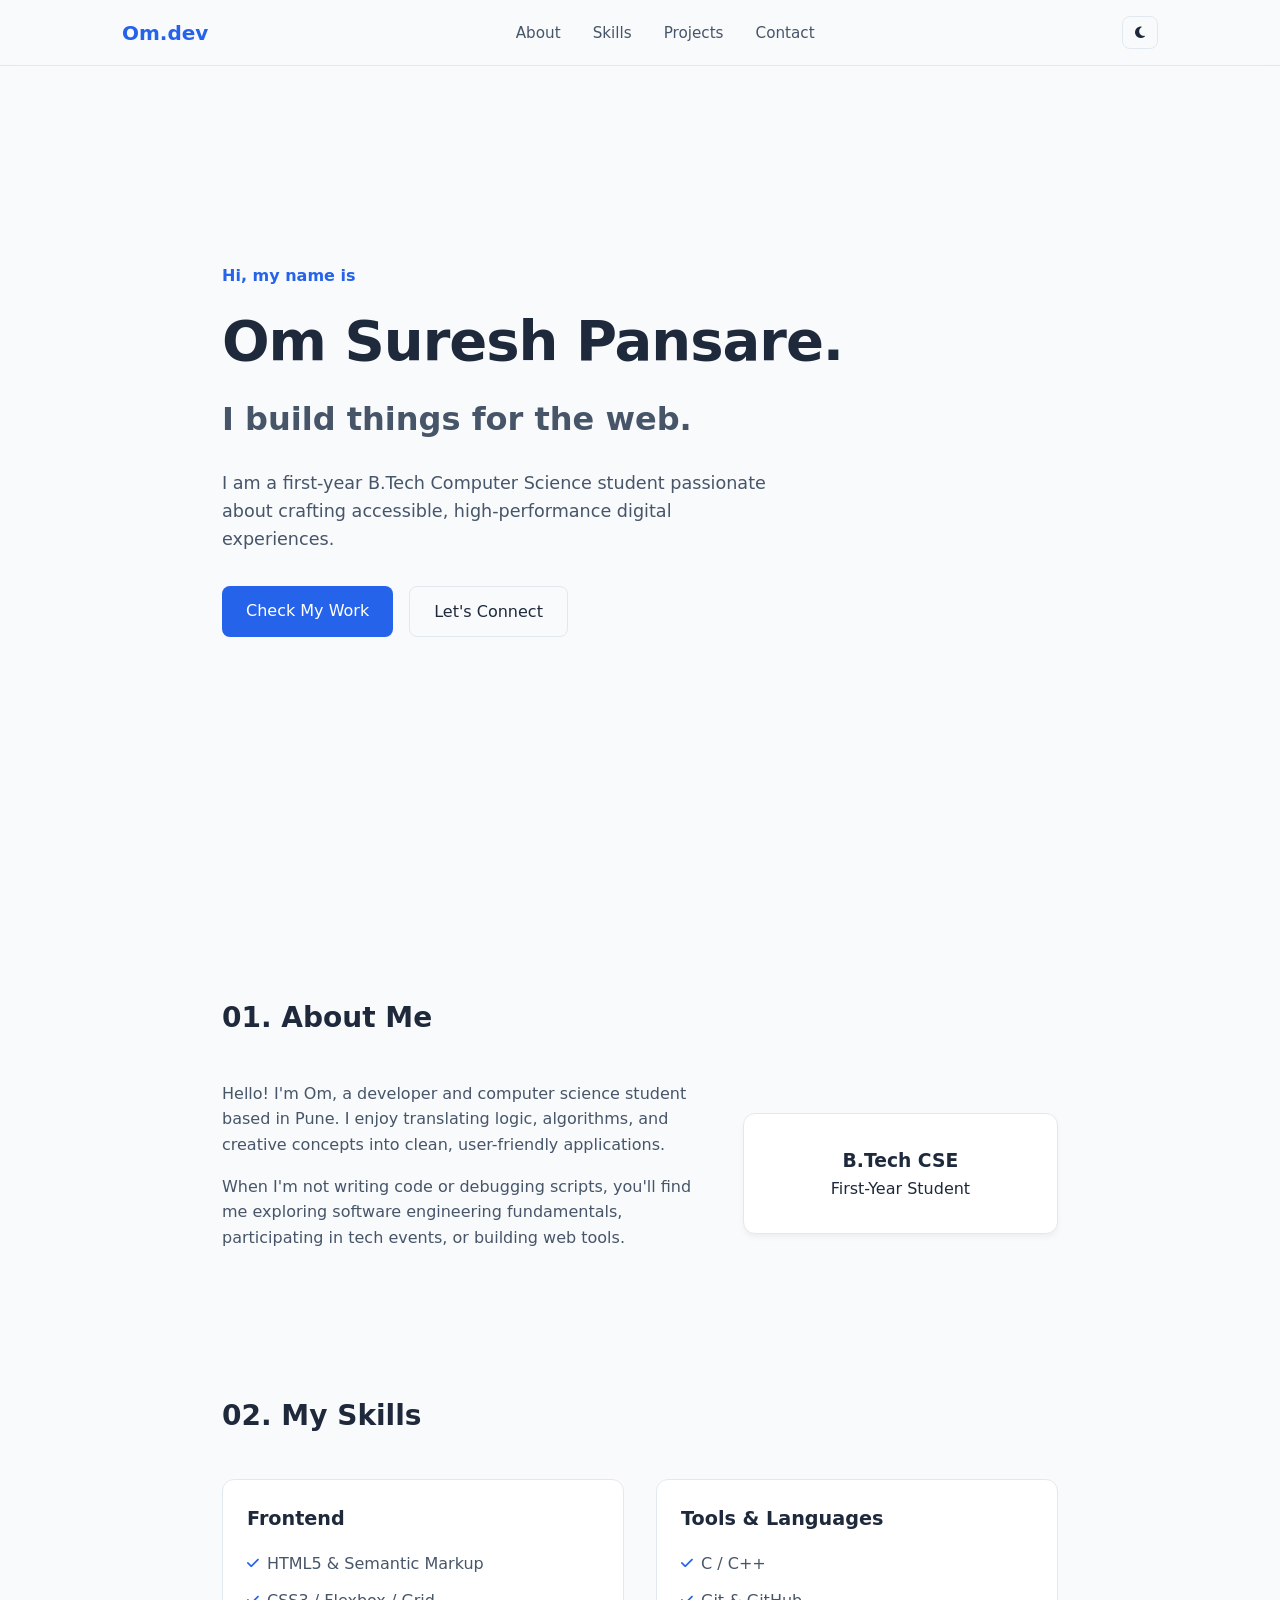
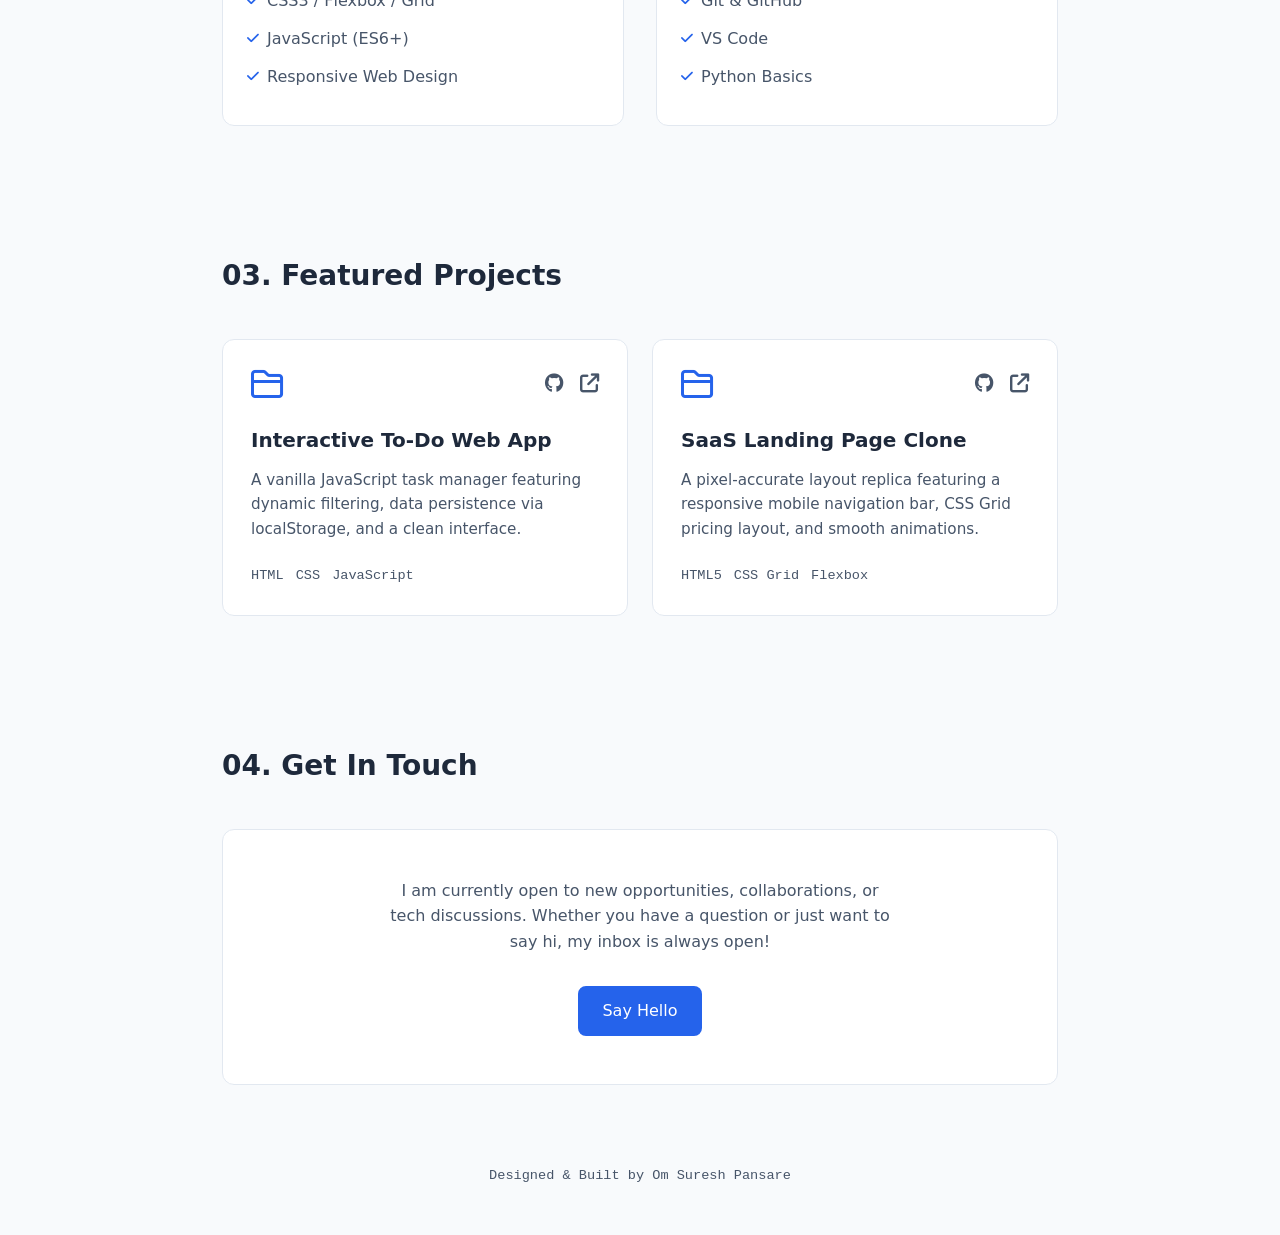
<file: portfolio/index.html>
<!DOCTYPE html>
<html lang="en">
<head>
    <meta charset="UTF-8">
    <meta name="viewport" content="width=device-width, initial-scale=1.0">
    <title>Om Pansare | Computer Science Student & Developer</title>
    <link rel="stylesheet" href="style.css">
    <!-- FontAwesome for clean icons -->
    <link rel="stylesheet" href="https://cdnjs.cloudflare.com/ajax/libs/font-awesome/6.4.0/css/all.min.css">
</head>
<body>

    <!-- Header & Navigation -->
    <header>
        <nav class="navbar" aria-label="Main Navigation">
            <a href="#" class="logo">Om.dev</a>
            <ul class="nav-links">
                <li><a href="#about">About</a></li>
                <li><a href="#skills">Skills</a></li>
                <li><a href="#projects">Projects</a></li>
                <li><a href="#contact">Contact</a></li>
            </ul>
            <div class="nav-actions">
                <button id="theme-toggle" aria-label="Toggle light and dark mode">
                    <i class="fa-solid fa-moon"></i>
                </button>
                <button class="menu-btn" aria-label="Open mobile menu">
                    <i class="fa-solid fa-bars"></i>
                </button>
            </div>
        </nav>
    </header>

    <main>
        <!-- Hero Section -->
        <section id="hero" class="hero-section">
            <div class="hero-content">
                <span class="greeting">Hi, my name is</span>
                <h1>Om Suresh Pansare.</h1>
                <h2>I build things for the web.</h2>
                <p>I am a first-year B.Tech Computer Science student passionate about crafting accessible, high-performance digital experiences.</p>
                <div class="hero-buttons">
                    <a href="#projects" class="btn primary-btn">Check My Work</a>
                    <a href="#contact" class="btn secondary-btn">Let's Connect</a>
                </div>
            </div>
        </section>

        <!-- About Section -->
        <section id="about" class="section">
            <h2 class="section-title">01. About Me</h2>
            <div class="about-grid">
                <div class="about-text">
                    <p>Hello! I'm Om, a developer and computer science student based in Pune. I enjoy translating logic, algorithms, and creative concepts into clean, user-friendly applications.</p>
                    <p>When I'm not writing code or debugging scripts, you'll find me exploring software engineering fundamentals, participating in tech events, or building web tools.</p>
                </div>
                <div class="about-card">
                    <div class="card-glow"></div>
                    <div class="stat-box">
                        <h3>B.Tech CSE</h3>
                        <p>First-Year Student</p>
                    </div>
                </div>
            </div>
        </section>

        <!-- Skills Section -->
        <section id="skills" class="section">
            <h2 class="section-title">02. My Skills</h2>
            <div class="skills-grid">
                <div class="skill-category">
                    <h3>Frontend</h3>
                    <ul>
                        <li><i class="fa-solid fa-check"></i> HTML5 & Semantic Markup</li>
                        <li><i class="fa-solid fa-check"></i> CSS3 / Flexbox / Grid</li>
                        <li><i class="fa-solid fa-check"></i> JavaScript (ES6+)</li>
                        <li><i class="fa-solid fa-check"></i> Responsive Web Design</li>
                    </ul>
                </div>
                <div class="skill-category">
                    <h3>Tools & Languages</h3>
                    <ul>
                        <li><i class="fa-solid fa-check"></i> C / C++</li>
                        <li><i class="fa-solid fa-check"></i> Git & GitHub</li>
                        <li><i class="fa-solid fa-check"></i> VS Code</li>
                        <li><i class="fa-solid fa-check"></i> Python Basics</li>
                    </ul>
                </div>
            </div>
        </section>

        <!-- Projects Section -->
        <section id="projects" class="section">
            <h2 class="section-title">03. Featured Projects</h2>
            <div class="projects-grid">
                <article class="project-card">
                    <div class="project-header">
                        <i class="fa-regular fa-folder-closed folder-icon"></i>
                        <div class="project-links">
                            <a href="#" aria-label="GitHub Repository"><i class="fa-brands fa-github"></i></a>
                            <a href="#" aria-label="Live Demo"><i class="fa-solid fa-arrow-up-right-from-square"></i></a>
                        </div>
                    </div>
                    <h3>Interactive To-Do Web App</h3>
                    <p>A vanilla JavaScript task manager featuring dynamic filtering, data persistence via localStorage, and a clean interface.</p>
                    <div class="project-tech">
                        <span>HTML</span>
                        <span>CSS</span>
                        <span>JavaScript</span>
                    </div>
                </article>

                <article class="project-card">
                    <div class="project-header">
                        <i class="fa-regular fa-folder-closed folder-icon"></i>
                        <div class="project-links">
                            <a href="#" aria-label="GitHub Repository"><i class="fa-brands fa-github"></i></a>
                            <a href="#" aria-label="Live Demo"><i class="fa-solid fa-arrow-up-right-from-square"></i></a>
                        </div>
                    </div>
                    <h3>SaaS Landing Page Clone</h3>
                    <p>A pixel-accurate layout replica featuring a responsive mobile navigation bar, CSS Grid pricing layout, and smooth animations.</p>
                    <div class="project-tech">
                        <span>HTML5</span>
                        <span>CSS Grid</span>
                        <span>Flexbox</span>
                    </div>
                </article>
            </div>
        </section>

        <!-- Contact Section -->
        <section id="contact" class="section">
            <h2 class="section-title">04. Get In Touch</h2>
            <div class="contact-container">
                <p>I am currently open to new opportunities, collaborations, or tech discussions. Whether you have a question or just want to say hi, my inbox is always open!</p>
                <a href="mailto:om@example.com" class="btn primary-btn">Say Hello</a>
            </div>
        </section>
    </main>

    <!-- Footer -->
    <footer>
        <p>Designed & Built by Om Suresh Pansare</p>
    </footer>

    <script src="script.js"></script>
</body>
</html>
</file>
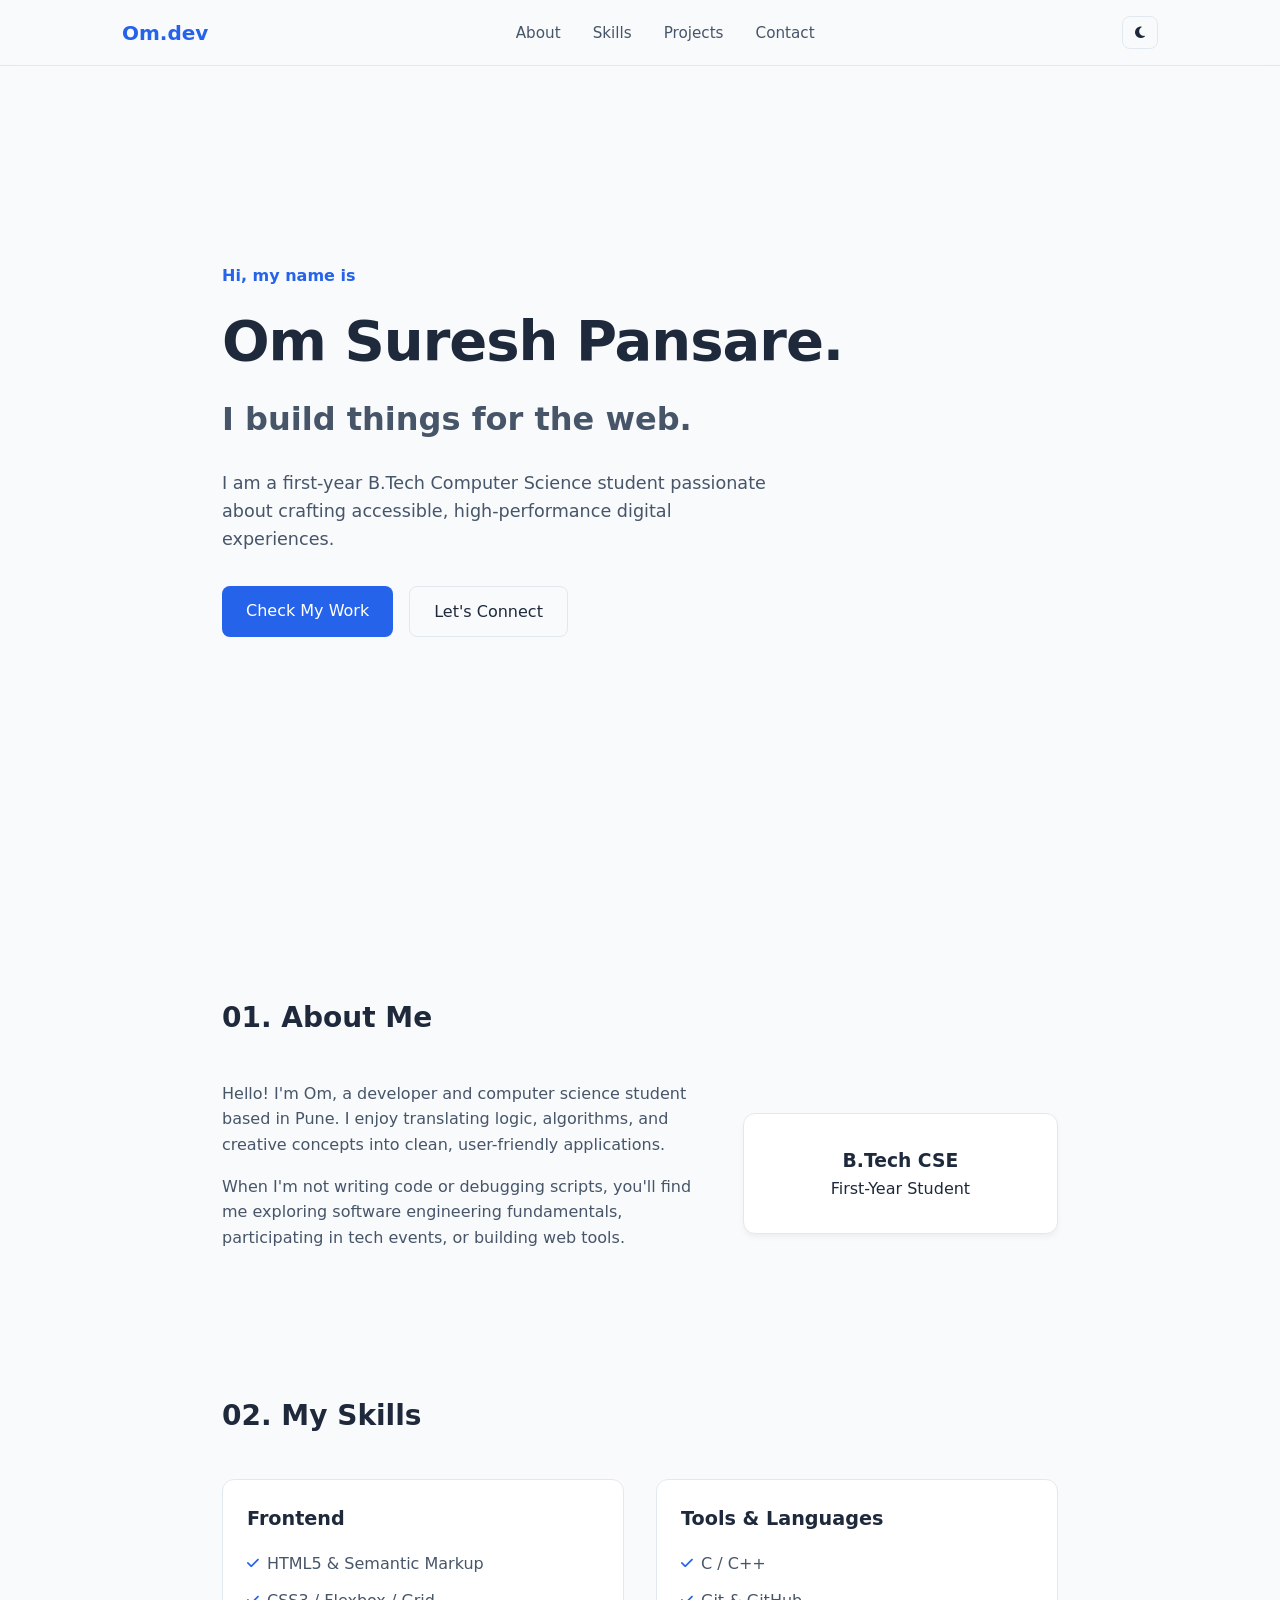
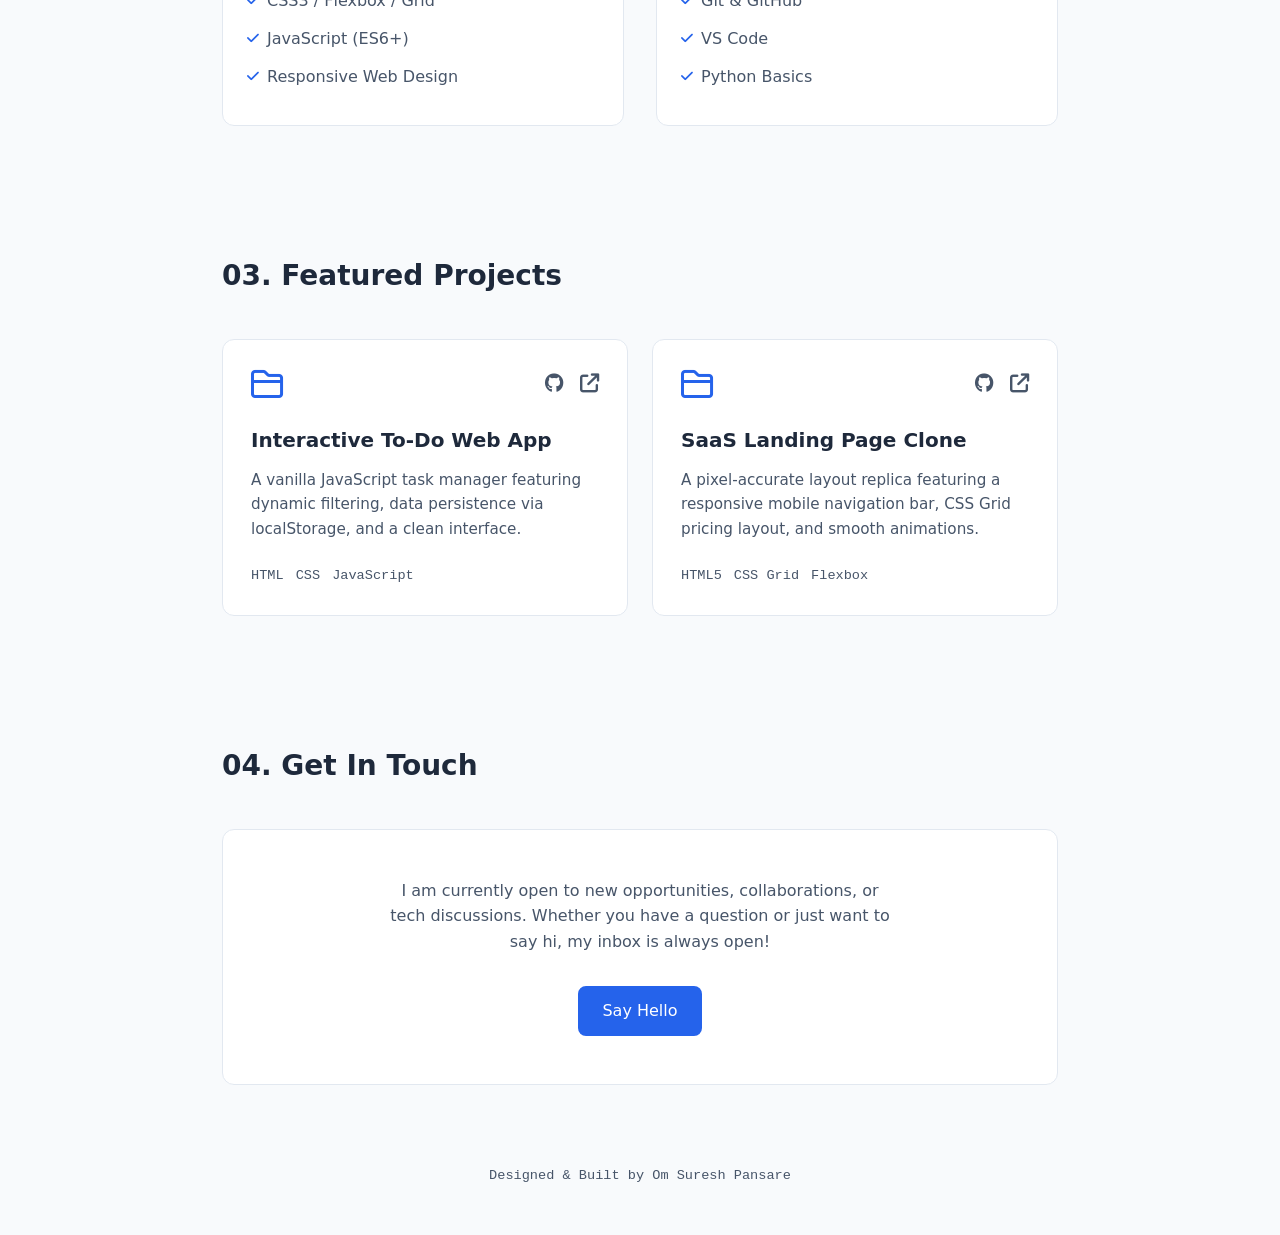
<file: portfolio/index.html.html>
<!DOCTYPE html>
<html lang="en">
<head>
    <meta charset="UTF-8">
    <meta name="viewport" content="width=device-width, initial-scale=1.0">
    <title>Om Pansare | Computer Science Student & Developer</title>
    <link rel="stylesheet" href="style.css">
    <!-- FontAwesome for clean icons -->
    <link rel="stylesheet" href="https://cdnjs.cloudflare.com/ajax/libs/font-awesome/6.4.0/css/all.min.css">
</head>
<body>

    <!-- Header & Navigation -->
    <header>
        <nav class="navbar" aria-label="Main Navigation">
            <a href="#" class="logo">Om.dev</a>
            <ul class="nav-links">
                <li><a href="#about">About</a></li>
                <li><a href="#skills">Skills</a></li>
                <li><a href="#projects">Projects</a></li>
                <li><a href="#contact">Contact</a></li>
            </ul>
            <div class="nav-actions">
                <button id="theme-toggle" aria-label="Toggle light and dark mode">
                    <i class="fa-solid fa-moon"></i>
                </button>
                <button class="menu-btn" aria-label="Open mobile menu">
                    <i class="fa-solid fa-bars"></i>
                </button>
            </div>
        </nav>
    </header>

    <main>
        <!-- Hero Section -->
        <section id="hero" class="hero-section">
            <div class="hero-content">
                <span class="greeting">Hi, my name is</span>
                <h1>Om Suresh Pansare.</h1>
                <h2>I build things for the web.</h2>
                <p>I am a first-year B.Tech Computer Science student passionate about crafting accessible, high-performance digital experiences.</p>
                <div class="hero-buttons">
                    <a href="#projects" class="btn primary-btn">Check My Work</a>
                    <a href="#contact" class="btn secondary-btn">Let's Connect</a>
                </div>
            </div>
        </section>

        <!-- About Section -->
        <section id="about" class="section">
            <h2 class="section-title">01. About Me</h2>
            <div class="about-grid">
                <div class="about-text">
                    <p>Hello! I'm Om, a developer and computer science student based in Pune. I enjoy translating logic, algorithms, and creative concepts into clean, user-friendly applications.</p>
                    <p>When I'm not writing code or debugging scripts, you'll find me exploring software engineering fundamentals, participating in tech events, or building web tools.</p>
                </div>
                <div class="about-card">
                    <div class="card-glow"></div>
                    <div class="stat-box">
                        <h3>B.Tech CSE</h3>
                        <p>First-Year Student</p>
                    </div>
                </div>
            </div>
        </section>

        <!-- Skills Section -->
        <section id="skills" class="section">
            <h2 class="section-title">02. My Skills</h2>
            <div class="skills-grid">
                <div class="skill-category">
                    <h3>Frontend</h3>
                    <ul>
                        <li><i class="fa-solid fa-check"></i> HTML5 & Semantic Markup</li>
                        <li><i class="fa-solid fa-check"></i> CSS3 / Flexbox / Grid</li>
                        <li><i class="fa-solid fa-check"></i> JavaScript (ES6+)</li>
                        <li><i class="fa-solid fa-check"></i> Responsive Web Design</li>
                    </ul>
                </div>
                <div class="skill-category">
                    <h3>Tools & Languages</h3>
                    <ul>
                        <li><i class="fa-solid fa-check"></i> C / C++</li>
                        <li><i class="fa-solid fa-check"></i> Git & GitHub</li>
                        <li><i class="fa-solid fa-check"></i> VS Code</li>
                        <li><i class="fa-solid fa-check"></i> Python Basics</li>
                    </ul>
                </div>
            </div>
        </section>

        <!-- Projects Section -->
        <section id="projects" class="section">
            <h2 class="section-title">03. Featured Projects</h2>
            <div class="projects-grid">
                <article class="project-card">
                    <div class="project-header">
                        <i class="fa-regular fa-folder-closed folder-icon"></i>
                        <div class="project-links">
                            <a href="#" aria-label="GitHub Repository"><i class="fa-brands fa-github"></i></a>
                            <a href="#" aria-label="Live Demo"><i class="fa-solid fa-arrow-up-right-from-square"></i></a>
                        </div>
                    </div>
                    <h3>Interactive To-Do Web App</h3>
                    <p>A vanilla JavaScript task manager featuring dynamic filtering, data persistence via localStorage, and a clean interface.</p>
                    <div class="project-tech">
                        <span>HTML</span>
                        <span>CSS</span>
                        <span>JavaScript</span>
                    </div>
                </article>

                <article class="project-card">
                    <div class="project-header">
                        <i class="fa-regular fa-folder-closed folder-icon"></i>
                        <div class="project-links">
                            <a href="#" aria-label="GitHub Repository"><i class="fa-brands fa-github"></i></a>
                            <a href="#" aria-label="Live Demo"><i class="fa-solid fa-arrow-up-right-from-square"></i></a>
                        </div>
                    </div>
                    <h3>SaaS Landing Page Clone</h3>
                    <p>A pixel-accurate layout replica featuring a responsive mobile navigation bar, CSS Grid pricing layout, and smooth animations.</p>
                    <div class="project-tech">
                        <span>HTML5</span>
                        <span>CSS Grid</span>
                        <span>Flexbox</span>
                    </div>
                </article>
            </div>
        </section>

        <!-- Contact Section -->
        <section id="contact" class="section">
            <h2 class="section-title">04. Get In Touch</h2>
            <div class="contact-container">
                <p>I am currently open to new opportunities, collaborations, or tech discussions. Whether you have a question or just want to say hi, my inbox is always open!</p>
                <a href="mailto:om@example.com" class="btn primary-btn">Say Hello</a>
            </div>
        </section>
    </main>

    <!-- Footer -->
    <footer>
        <p>Designed & Built by Om Suresh Pansare</p>
    </footer>

    <script src="script.js"></script>
</body>
</html>
</file>
<file: portfolio/style.css>
/* CSS Variables & Theming */
:root {
    --bg-color: #f8fafc;
    --text-primary: #1e293b;
    --text-secondary: #475569;
    --accent-color: #2563eb;
    --card-bg: #ffffff;
    --border-color: #e2e8f0;
    --nav-bg: rgba(248, 250, 252, 0.85);
    --transition: all 0.3s ease;
}

[data-theme="dark"] {
    --bg-color: #0f172a;
    --text-primary: #f8fafc;
    --text-secondary: #94a3b8;
    --accent-color: #38bdf8;
    --card-bg: #1e293b;
    --border-color: #334155;
    --nav-bg: rgba(15, 23, 42, 0.85);
}

/* Reset & Base Styles */
* {
    margin: 0;
    padding: 0;
    box-sizing: border-box;
    scroll-behavior: smooth;
}

body {
    font-family: system-ui, -apple-system, BlinkMacSystemFont, 'Segoe UI', Roboto, sans-serif;
    background-color: var(--bg-color);
    color: var(--text-primary);
    line-height: 1.6;
    transition: var(--transition);
}

/* Animation 1: Fade In on Page Load */
@keyframes fadeIn {
    from {
        opacity: 0;
        transform: translateY(15px);
    }
    to {
        opacity: 1;
        transform: translateY(0);
    }
}

main > section {
    animation: fadeIn 0.8s ease-out forwards;
}

/* Navbar */
header {
    position: fixed;
    top: 0;
    left: 0;
    width: 100%;
    background-color: var(--nav-bg);
    backdrop-filter: blur(10px);
    z-index: 1000;
    border-bottom: 1px solid var(--border-color);
}

.navbar {
    max-width: 1100px;
    margin: 0 auto;
    padding: 1rem 2rem;
    display: flex;
    justify-content: space-between;
    align-items: center;
}

.logo {
    font-weight: 700;
    font-size: 1.25rem;
    color: var(--accent-color);
    text-decoration: none;
}

.nav-links {
    list-style: none;
    display: flex;
    gap: 2rem;
}

.nav-links a {
    text-decoration: none;
    color: var(--text-secondary);
    font-size: 0.95rem;
    font-weight: 500;
    transition: var(--transition);
}

.nav-links a:hover {
    color: var(--accent-color);
}

.nav-actions {
    display: flex;
    gap: 1rem;
    align-items: center;
}

#theme-toggle, .menu-btn {
    background: none;
    border: 1px solid var(--border-color);
    color: var(--text-primary);
    padding: 0.5rem 0.75rem;
    border-radius: 8px;
    cursor: pointer;
    transition: var(--transition);
}

#theme-toggle:hover, .menu-btn:hover {
    border-color: var(--accent-color);
    color: var(--accent-color);
}

.menu-btn {
    display: none;
}

/* Sections Layout */
.section {
    max-width: 900px;
    margin: 0 auto;
    padding: 6rem 2rem 2rem 2rem;
}

.section-title {
    font-size: 1.75rem;
    margin-bottom: 2.5rem;
    display: flex;
    align-items: center;
    gap: 1rem;
}

/* Hero Section */
.hero-section {
    min-height: 100vh;
    display: flex;
    align-items: center;
    max-width: 900px;
    margin: 0 auto;
    padding: 0 2rem;
}

.greeting {
    color: var(--accent-color);
    font-weight: 600;
    font-size: 1rem;
}

.hero-content h1 {
    font-size.clamp: 2.5rem;
    font-size: 3.5rem;
    margin: 0.5rem 0;
    letter-spacing: -1px;
}

.hero-content h2 {
    font-size: 2rem;
    color: var(--text-secondary);
    margin-bottom: 1.5rem;
}

.hero-content p {
    color: var(--text-secondary);
    max-width: 550px;
    margin-bottom: 2rem;
    font-size: 1.1rem;
}

.hero-buttons {
    display: flex;
    gap: 1rem;
}

/* Buttons & Animation 2: Hover Lift */
.btn {
    display: inline-block;
    padding: 0.75rem 1.5rem;
    border-radius: 8px;
    font-weight: 500;
    text-decoration: none;
    transition: var(--transition);
}

.primary-btn {
    background-color: var(--accent-color);
    color: #ffffff;
}

.primary-btn:hover {
    transform: translateY(-3px);
    opacity: 0.9;
}

.secondary-btn {
    border: 1px solid var(--border-color);
    color: var(--text-primary);
}

.secondary-btn:hover {
    border-color: var(--accent-color);
    transform: translateY(-3px);
}

/* About Grid */
.about-grid {
    display: grid;
    grid-template-columns: 3fr 2fr;
    gap: 3rem;
    align-items: center;
}

.about-text p {
    color: var(--text-secondary);
    margin-bottom: 1rem;
}

.about-card {
    background-color: var(--card-bg);
    border: 1px solid var(--border-color);
    padding: 2rem;
    border-radius: 12px;
    text-align: center;
    box-shadow: 0 4px 6px -1px rgba(0, 0, 0, 0.05);
}

/* Skills Grid */
.skills-grid {
    display: grid;
    grid-template-columns: repeat(auto-fit, minmax(250px, 1fr));
    gap: 2rem;
}

.skill-category {
    background-color: var(--card-bg);
    border: 1px solid var(--border-color);
    padding: 1.5rem;
    border-radius: 12px;
}

.skill-category h3 {
    margin-bottom: 1rem;
    font-size: 1.2rem;
}

.skill-category ul {
    list-style: none;
}

.skill-category li {
    color: var(--text-secondary);
    margin-bottom: 0.75rem;
    display: flex;
    align-items: center;
    gap: 0.5rem;
}

.skill-category i {
    color: var(--accent-color);
    font-size: 0.85rem;
}

/* Projects Grid */
.projects-grid {
    display: grid;
    grid-template-columns: repeat(auto-fit, minmax(280px, 1fr));
    gap: 1.5rem;
}

.project-card {
    background-color: var(--card-bg);
    border: 1px solid var(--border-color);
    padding: 1.75rem;
    border-radius: 12px;
    display: flex;
    flex-direction: column;
    justify-content: space-between;
    transition: var(--transition);
}

.project-card:hover {
    transform: translateY(-5px);
    border-color: var(--accent-color);
}

.project-header {
    display: flex;
    justify-content: space-between;
    align-items: center;
    margin-bottom: 1.5rem;
}

.folder-icon {
    font-size: 2rem;
    color: var(--accent-color);
}

.project-links {
    display: flex;
    gap: 1rem;
}

.project-links a {
    color: var(--text-secondary);
    font-size: 1.2rem;
    transition: var(--transition);
}

.project-links a:hover {
    color: var(--accent-color);
}

.project-card h3 {
    margin-bottom: 0.75rem;
    font-size: 1.25rem;
}

.project-card p {
    color: var(--text-secondary);
    font-size: 0.95rem;
    margin-bottom: 1.5rem;
}

.project-tech {
    display: flex;
    gap: 0.75rem;
    font-size: 0.85rem;
    color: var(--text-secondary);
    font-family: monospace;
}

/* Contact Section */
.contact-container {
    background-color: var(--card-bg);
    border: 1px solid var(--border-color);
    padding: 3rem;
    border-radius: 12px;
    text-align: center;
}

.contact-container p {
    color: var(--text-secondary);
    max-width: 500px;
    margin: 0 auto 2rem auto;
}

/* Footer */
footer {
    text-align: center;
    padding: 3rem 0;
    color: var(--text-secondary);
    font-size: 0.85rem;
    font-family: monospace;
}

/* Responsive Media Query */
@media (max-width: 768px) {
    .nav-links {
        display: none;
        flex-direction: column;
        position: absolute;
        top: 100%;
        left: 0;
        width: 100%;
        background-color: var(--card-bg);
        padding: 1.5rem;
        border-bottom: 1px solid var(--border-color);
        box-shadow: 0 10px 15px -3px rgba(0,0,0,0.1);
    }

    .nav-links.active {
        display: flex;
    }

    .menu-btn {
        display: block;
    }

    .about-grid {
        grid-template-columns: 1fr;
        gap: 2rem;
    }

    .hero-content h1 {
        font-size: 2.75rem;
    }
}
</file>
